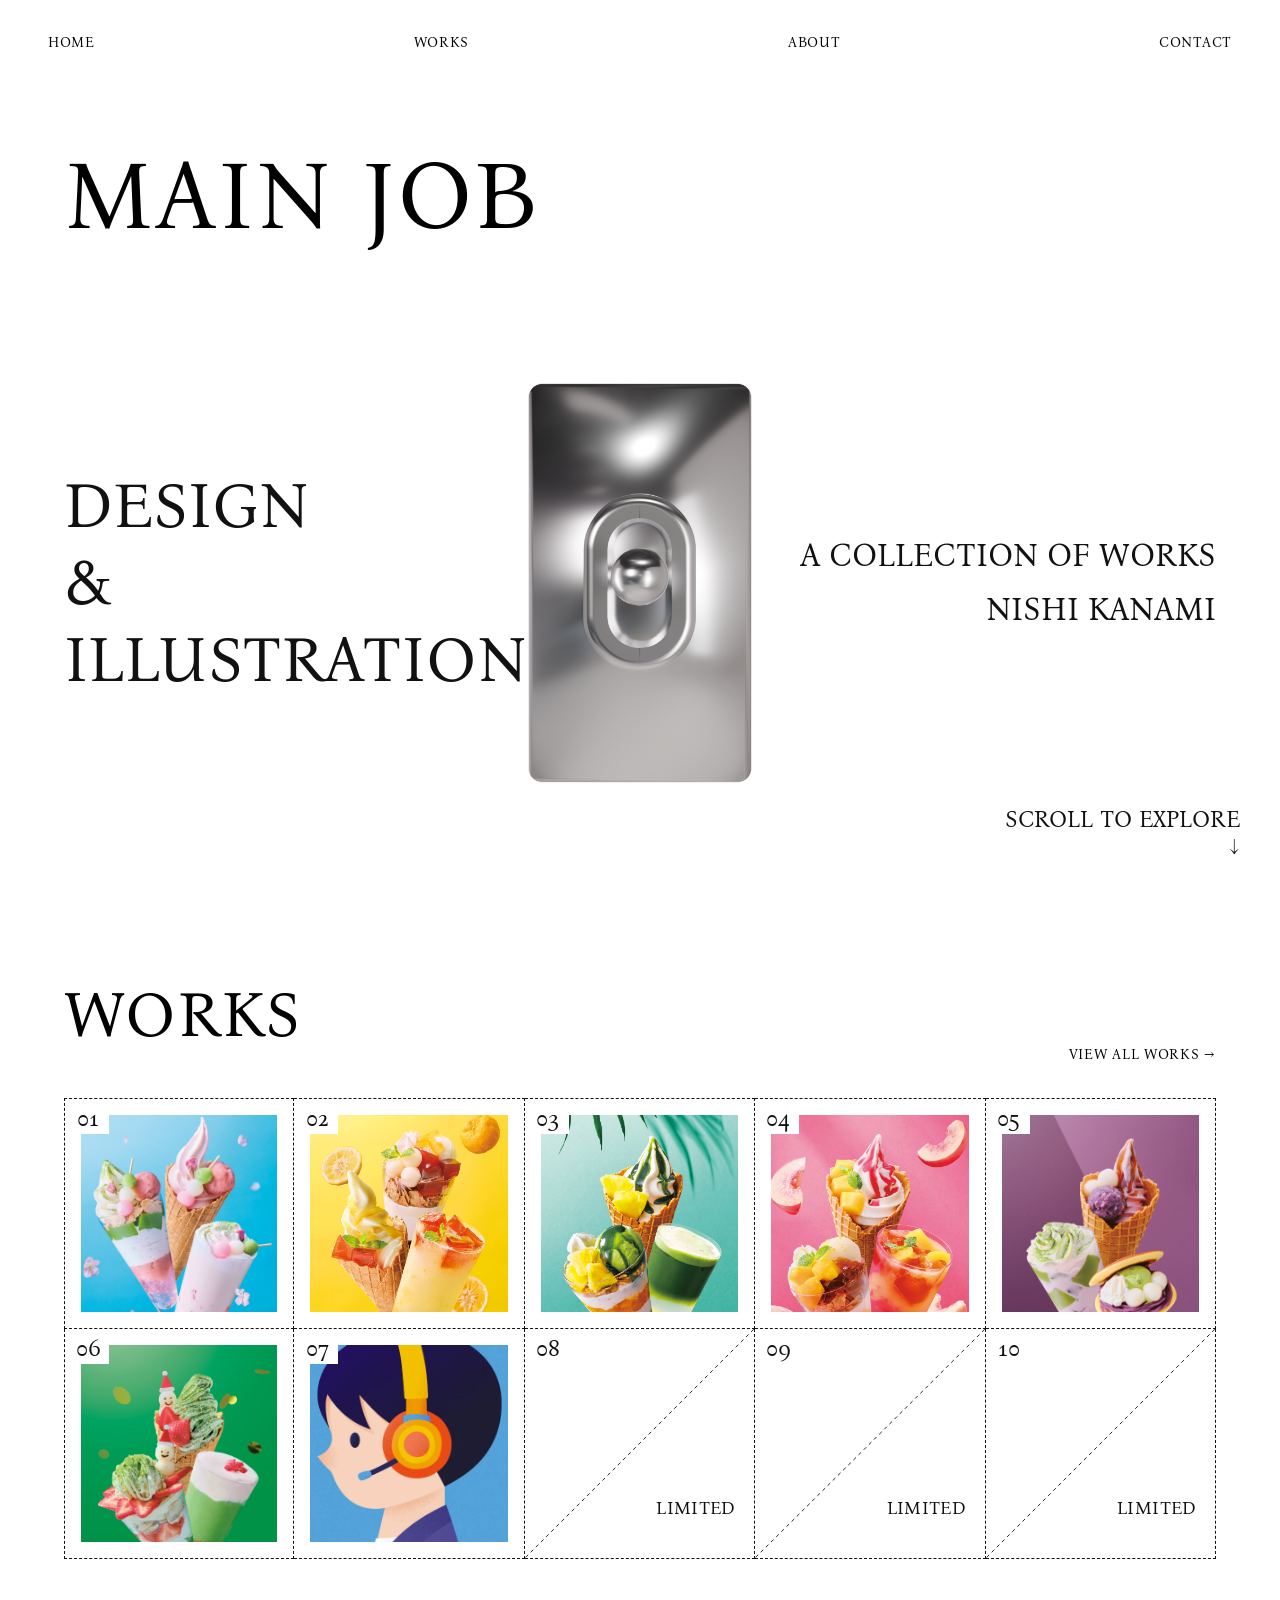
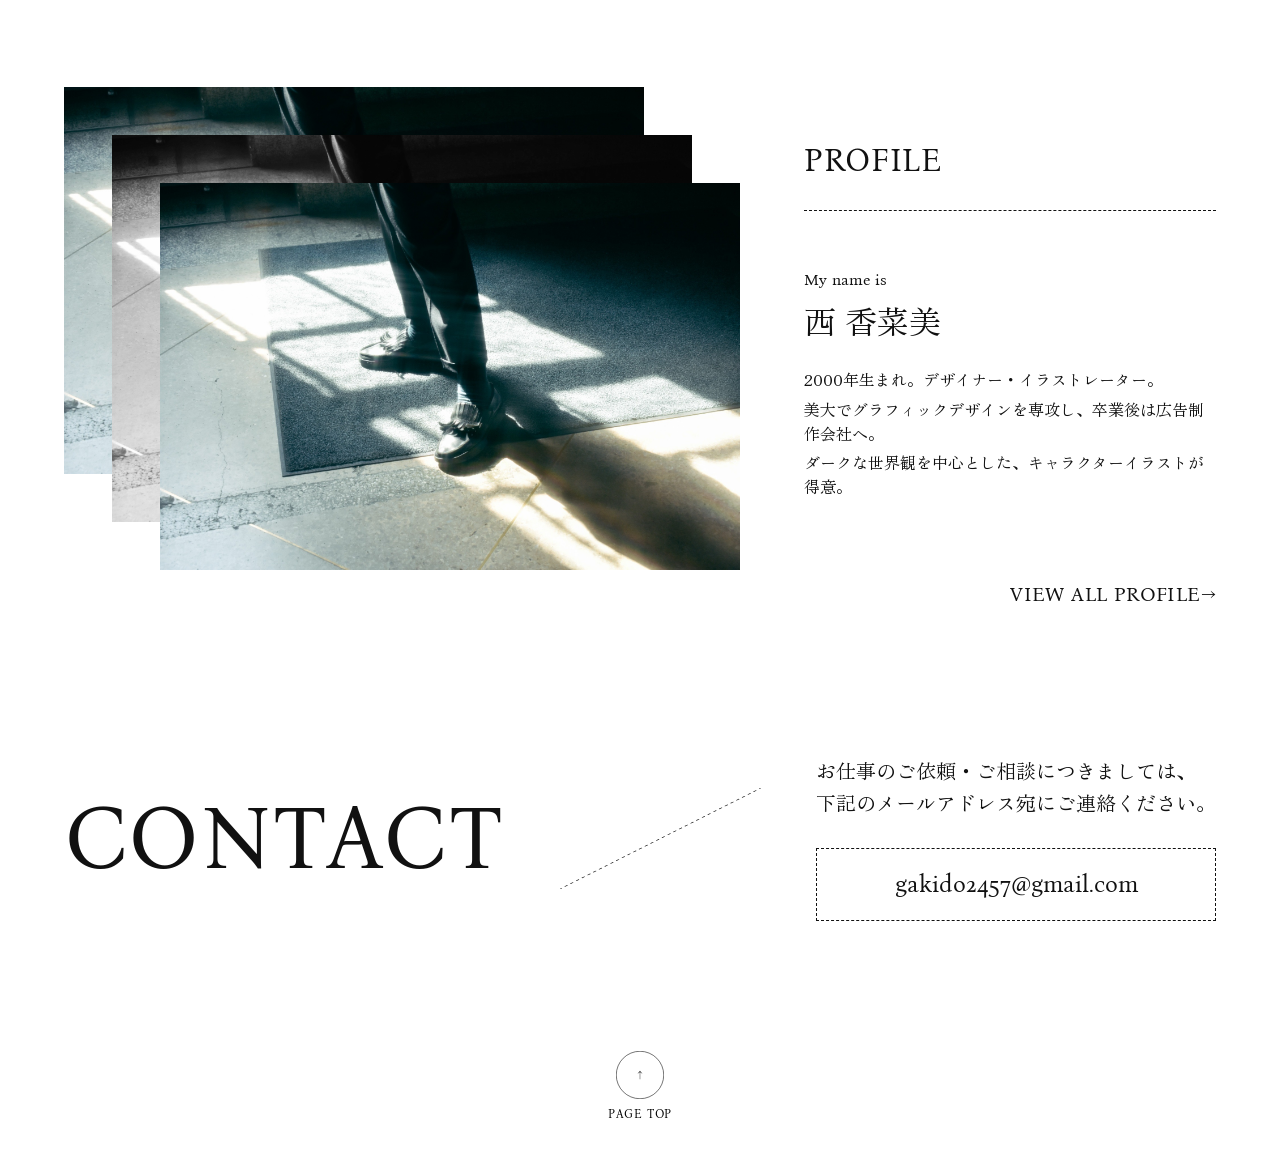
<file: index.html>
<!DOCTYPE html>
<html lang="ja">
<head>
  <meta charset="UTF-8">
  <meta name="viewport" content="width=device-width, initial-scale=1.0">
  <title>NISHI KANAMI - DESIGN & ILLUSTRATION</title>
  <link rel="preconnect" href="https://fonts.googleapis.com">
  <link rel="preconnect" href="https://fonts.gstatic.com" crossorigin>
  <link href="https://fonts.googleapis.com/css2?family=Bona+Nova:ital,wght@0,400;0,700;1,400&family=Zen+Old+Mincho:wght@400;500;700&display=swap" rel="stylesheet">
  <link rel="stylesheet" href="style.css">
</head>
<body>
  <header class="header">
    <nav class="header-nav">
      <a href="index.html">HOME</a>
      <a href="works.html">WORKS</a>
      <a href="about.html">ABOUT</a>
      <a href="index.html#contact">CONTACT</a>
    </nav>
  </header>

  <main>
    <div class="top-viewport-hero">
      <section class="main-job">
        <h1 class="main-job-title">MAIN JOB</h1>
      </section>

      <!-- Figma: node 1-16 https://www.figma.com/design/kTKaPvHE5kTtJ6r1PyapXi/Untitled?node-id=1-16 -->
      <section class="hero-intro" aria-label="イントロダクション">
        <div class="hero-intro-inner">
          <div class="hero-intro-left">
            <p>DESIGN</p>
            <p>&</p>
            <p>ILLUSTRATION</p>
          </div>
          <div class="hero-intro-visual">
            <img src="images/switch/0001.png" alt="" width="224" height="400" loading="lazy" decoding="async">
          </div>
          <div class="hero-intro-right">
            <div class="hero-intro-right-copy">
              <p>A COLLECTION OF WORKS</p>
              <p>NISHI KANAMI</p>
            </div>
          </div>
        </div>
      </section>
      <p class="hero-intro-scroll">
        <span class="hero-intro-scroll-line">SCROLL TO EXPLORE</span>
        <span class="hero-intro-scroll-arrow" aria-hidden="true">↓</span>
      </p>
    </div>

    <section class="works" id="works">
      <div class="works-header">
        <h2 class="works-title">WORKS</h2>
        <a href="works.html" class="view-all">VIEW ALL WORKS →</a>
      </div>
      <!-- Figma 1:28 https://www.figma.com/design/kTKaPvHE5kTtJ6r1PyapXi/Untitled?node-id=1-28 -->
      <div class="works-grid">
        <a href="#" class="work-item"><span class="work-num">01</span><div class="work-thumb"><img class="work-thumb-img" src="images/works/01.png" alt="作品 01"></div></a>
        <a href="#" class="work-item"><span class="work-num">02</span><div class="work-thumb"><img class="work-thumb-img" src="images/works/02.png" alt="作品 02"></div></a>
        <a href="#" class="work-item"><span class="work-num">03</span><div class="work-thumb"><img class="work-thumb-img" src="images/works/03.png" alt="作品 03"></div></a>
        <a href="#" class="work-item"><span class="work-num">04</span><div class="work-thumb"><img class="work-thumb-img" src="images/works/04.png" alt="作品 04"></div></a>
        <a href="#" class="work-item"><span class="work-num">05</span><div class="work-thumb"><img class="work-thumb-img" src="images/works/05.png" alt="作品 05"></div></a>
        <a href="work-coedo-prism.html" class="work-item"><span class="work-num">06</span><div class="work-thumb"><img class="work-thumb-img" src="images/works/06.png" alt="作品 06"></div></a>
        <a href="#" class="work-item"><span class="work-num">07</span><div class="work-thumb"><img class="work-thumb-img" src="images/works/07.png" alt="作品 07"></div></a>
        <a href="#" class="work-item work-item-limited"><span class="work-num">08</span><div class="work-thumb work-thumb-limited"><img class="work-limited-line" src="images/works/limited-diagonal.svg" alt="" aria-hidden="true"><span class="work-limited-text">limited</span></div></a>
        <a href="#" class="work-item work-item-limited"><span class="work-num">09</span><div class="work-thumb work-thumb-limited"><img class="work-limited-line" src="images/works/limited-diagonal.svg" alt="" aria-hidden="true"><span class="work-limited-text">limited</span></div></a>
        <a href="#" class="work-item work-item-limited"><span class="work-num">10</span><div class="work-thumb work-thumb-limited"><img class="work-limited-line" src="images/works/limited-diagonal.svg" alt="" aria-hidden="true"><span class="work-limited-text">limited</span></div></a>
      </div>
    </section>

    <!-- Figma 1:76 https://www.figma.com/design/kTKaPvHE5kTtJ6r1PyapXi/Untitled?node-id=1-76 -->
    <section class="profile">
      <div class="profile-images">
        <img src="images/IMG_4295.jpg" alt="" class="profile-img profile-img-1">
        <img src="images/IMG_4295.jpg" alt="" class="profile-img profile-img-2">
        <img src="images/IMG_4295.jpg" alt="プロフィール写真" class="profile-img profile-img-3">
      </div>
      <div class="profile-content">
        <div class="profile-content-inner">
          <h2 class="profile-heading">PROFILE</h2>
          <div class="profile-body">
            <div class="profile-name-block">
              <p class="profile-label">My name is</p>
              <p class="profile-name">西 香菜美</p>
            </div>
            <div class="profile-text profile-text-figma">
              <p>2000年生まれ。デザイナー・イラストレーター。</p>
              <p>美大でグラフィックデザインを専攻し、卒業後は広告制作会社へ。</p>
              <p>ダークな世界観を中心とした、キャラクターイラストが得意。</p>
            </div>
          </div>
        </div>
        <a href="#" class="profile-view-all">VIEW ALL PROFILE→</a>
      </div>
    </section>

    <!-- Figma 1:92 https://www.figma.com/design/kTKaPvHE5kTtJ6r1PyapXi/Untitled?node-id=1-92 -->
    <section class="contact" id="contact">
      <h2 class="contact-title">CONTACT</h2>
      <div class="contact-divider" aria-hidden="true">
        <img src="images/contact/contact-diagonal.svg" alt="" width="201" height="201">
      </div>
      <div class="contact-content">
        <div class="contact-text">
          <p>お仕事のご依頼・ご相談につきましては、</p>
          <p>下記のメールアドレス宛にご連絡ください。</p>
        </div>
        <p class="contact-email">gakido2457@gmail.com</p>
      </div>
    </section>
  </main>

  <footer class="footer">
    <button type="button" class="page-top" aria-label="ページトップへ">
      <span class="page-top-icon"><img src="images/arrow-pagetop.svg" alt="" width="48" height="48" decoding="async"></span>
      <span class="page-top-text">PAGE TOP</span>
    </button>
  </footer>

  <script>
    document.querySelector('.page-top').addEventListener('click', function() {
      window.scrollTo({ top: 0, behavior: 'smooth' });
    });
  </script>
</body>
</html>
</file>
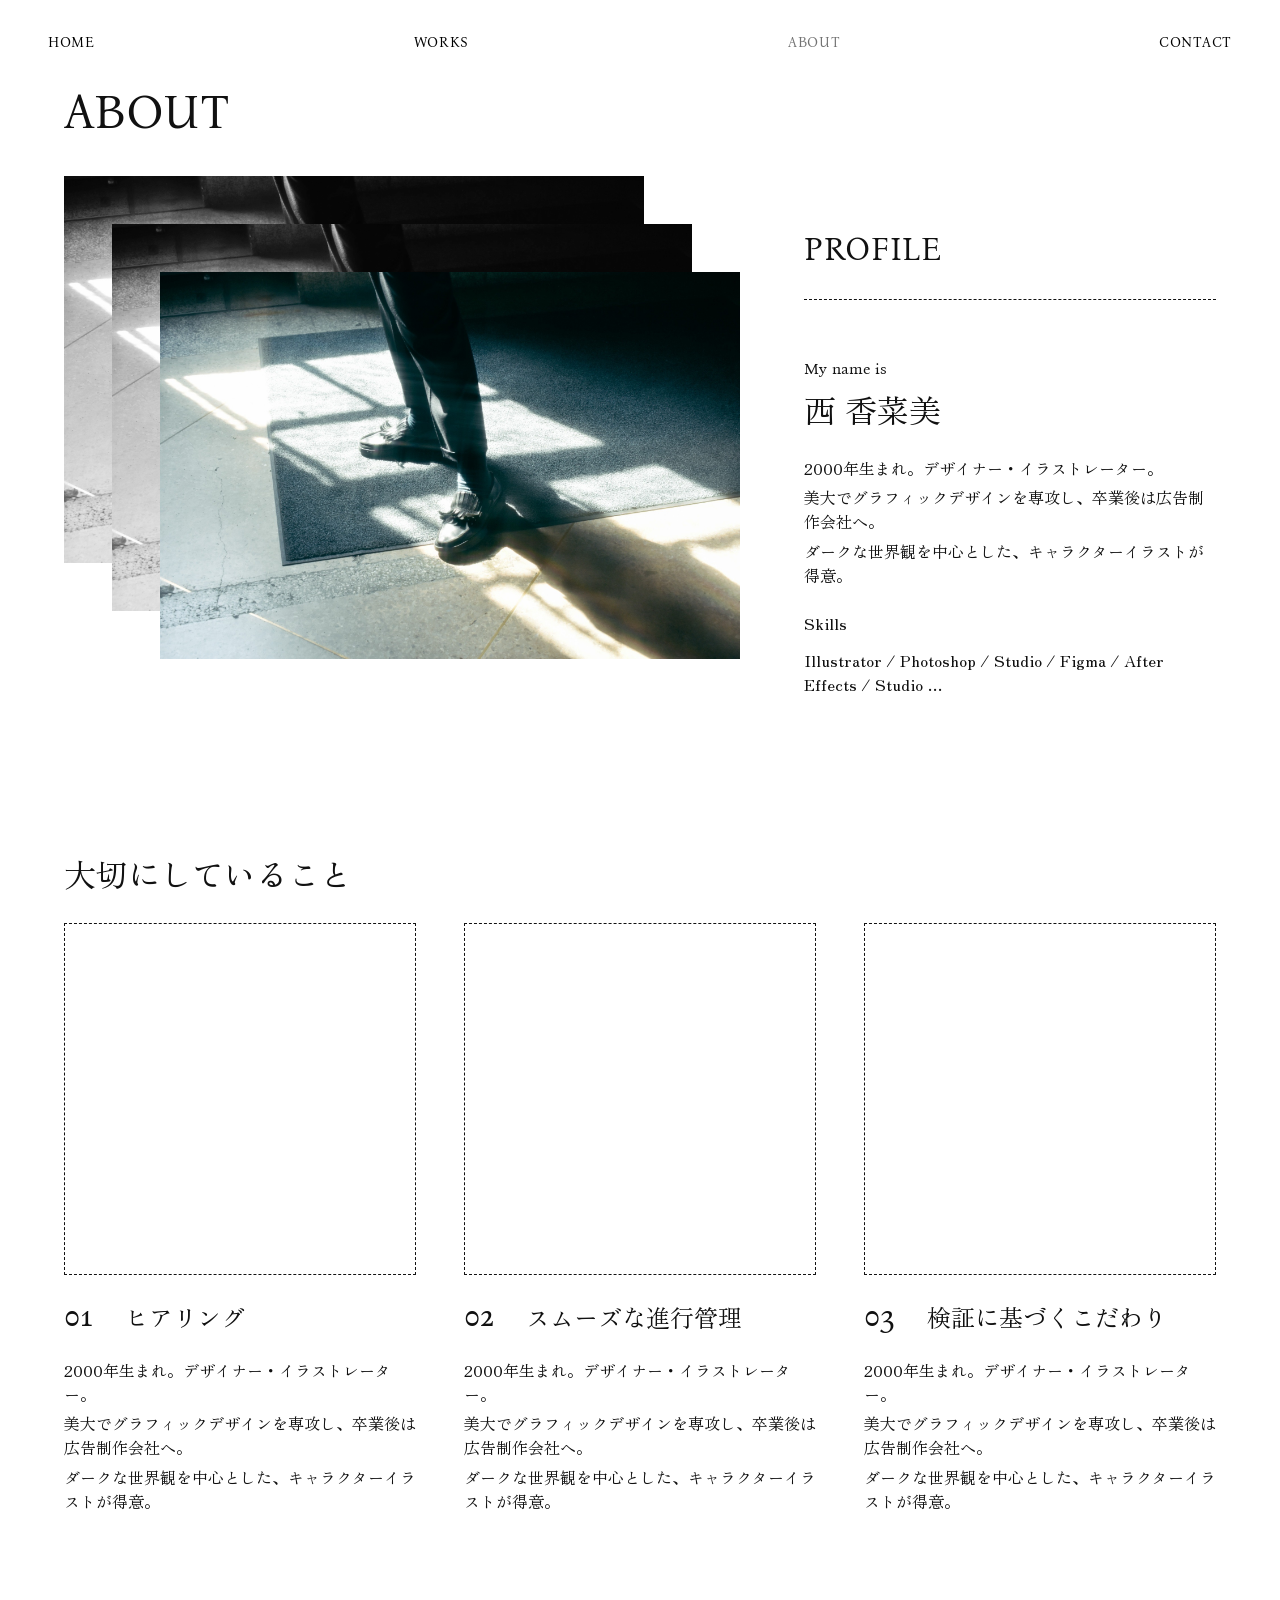
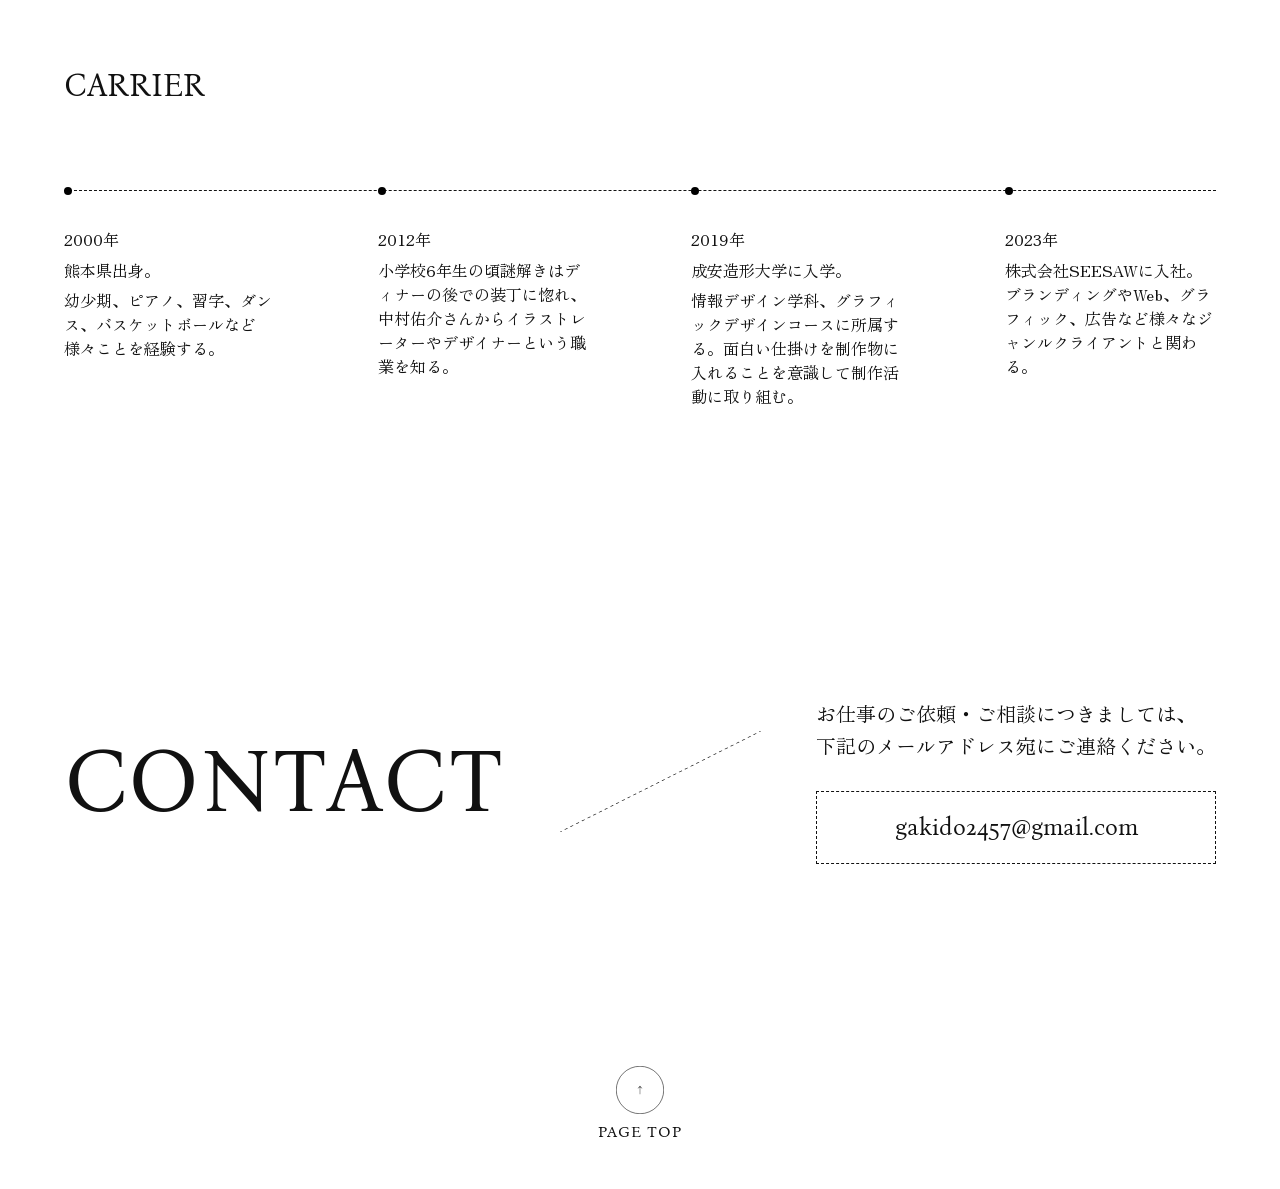
<file: about.html>
<!DOCTYPE html>
<html lang="ja">
<head>
  <meta charset="UTF-8">
  <meta name="viewport" content="width=device-width, initial-scale=1.0">
  <title>ABOUT - NISHI KANAMI - DESIGN & ILLUSTRATION</title>
  <link rel="preconnect" href="https://fonts.googleapis.com">
  <link rel="preconnect" href="https://fonts.gstatic.com" crossorigin>
  <link href="https://fonts.googleapis.com/css2?family=Bona+Nova:ital,wght@0,400;0,700;1,400&family=Zen+Old+Mincho:wght@400;500;700&display=swap" rel="stylesheet">
  <link rel="stylesheet" href="style.css">
</head>
<body class="page-about">
  <header class="header">
    <nav class="header-nav">
      <a href="index.html">HOME</a>
      <a href="works.html">WORKS</a>
      <a href="about.html" aria-current="page">ABOUT</a>
      <a href="index.html#contact">CONTACT</a>
    </nav>
  </header>

  <main class="about-page">
    <!-- Figma 1:103 https://www.figma.com/design/kTKaPvHE5kTtJ6r1PyapXi/Untitled?node-id=1-103 -->
    <div class="about-intro-group">
      <h1 class="about-title">ABOUT</h1>
      <section class="profile about-profile">
        <div class="profile-images">
          <img src="images/IMG_4295.jpg" alt="" class="profile-img profile-img-1">
          <img src="images/IMG_4295.jpg" alt="" class="profile-img profile-img-2">
          <img src="images/IMG_4295.jpg" alt="プロフィール写真" class="profile-img profile-img-3">
        </div>
        <div class="profile-content about-profile-content">
          <div class="profile-content-inner">
            <h2 class="profile-heading">PROFILE</h2>
            <div class="profile-body">
              <div class="profile-name-block">
                <p class="profile-label">My name is</p>
                <p class="profile-name">西 香菜美</p>
              </div>
              <div class="profile-text profile-text-figma">
                <p>2000年生まれ。デザイナー・イラストレーター。</p>
                <p>美大でグラフィックデザインを専攻し、卒業後は広告制作会社へ。</p>
                <p>ダークな世界観を中心とした、キャラクターイラストが得意。</p>
              </div>
              <div class="about-skills">
                <p class="about-skills-label">Skills</p>
                <p class="about-skills-text">Illustrator / Photoshop / Studio / Figma / After Effects / Studio …</p>
              </div>
            </div>
          </div>
        </div>
      </section>
    </div>

    <section class="about-values" aria-labelledby="about-values-heading">
      <h2 id="about-values-heading" class="about-values-title">大切にしていること</h2>
      <div class="about-values-grid">
        <article class="about-value-card">
          <div class="about-value-frame" aria-hidden="true"></div>
          <div class="about-value-heading-row">
            <span class="about-value-num">01</span>
            <h3 class="about-value-name">ヒアリング</h3>
          </div>
          <div class="about-value-body">
            <!-- Figma 1:131 に合わせた本文（3カラム共通） -->
            <p>2000年生まれ。デザイナー・イラストレーター。</p>
            <p>美大でグラフィックデザインを専攻し、卒業後は広告制作会社へ。</p>
            <p>ダークな世界観を中心とした、キャラクターイラストが得意。</p>
          </div>
        </article>
        <article class="about-value-card">
          <div class="about-value-frame" aria-hidden="true"></div>
          <div class="about-value-heading-row">
            <span class="about-value-num">02</span>
            <h3 class="about-value-name">スムーズな進行管理</h3>
          </div>
          <div class="about-value-body">
            <p>2000年生まれ。デザイナー・イラストレーター。</p>
            <p>美大でグラフィックデザインを専攻し、卒業後は広告制作会社へ。</p>
            <p>ダークな世界観を中心とした、キャラクターイラストが得意。</p>
          </div>
        </article>
        <article class="about-value-card">
          <div class="about-value-frame" aria-hidden="true"></div>
          <div class="about-value-heading-row">
            <span class="about-value-num">03</span>
            <h3 class="about-value-name">検証に基づくこだわり</h3>
          </div>
          <div class="about-value-body">
            <p>2000年生まれ。デザイナー・イラストレーター。</p>
            <p>美大でグラフィックデザインを専攻し、卒業後は広告制作会社へ。</p>
            <p>ダークな世界観を中心とした、キャラクターイラストが得意。</p>
          </div>
        </article>
      </div>
    </section>

    <section class="about-career" aria-labelledby="about-career-heading">
      <h2 id="about-career-heading" class="about-career-title">CARRIER</h2>
      <div class="about-timeline">
        <div class="about-timeline-line" aria-hidden="true"></div>
        <div class="about-timeline-items">
          <div class="about-timeline-item">
            <div class="about-timeline-dot"><img src="images/about/timeline-dot.svg" alt="" width="8" height="8"></div>
            <div class="about-timeline-body">
              <p class="about-timeline-year">2000年</p>
              <div class="about-timeline-text">
                <p>熊本県出身。</p>
                <p>幼少期、ピアノ、習字、ダンス、バスケットボールなど様々ことを経験する。</p>
              </div>
            </div>
          </div>
          <div class="about-timeline-item">
            <div class="about-timeline-dot"><img src="images/about/timeline-dot.svg" alt="" width="8" height="8"></div>
            <div class="about-timeline-body">
              <p class="about-timeline-year">2012年</p>
              <p class="about-timeline-text">小学校6年生の頃謎解きはディナーの後での装丁に惚れ、中村佑介さんからイラストレーターやデザイナーという職業を知る。</p>
            </div>
          </div>
          <div class="about-timeline-item">
            <div class="about-timeline-dot"><img src="images/about/timeline-dot.svg" alt="" width="8" height="8"></div>
            <div class="about-timeline-body">
              <p class="about-timeline-year">2019年</p>
              <div class="about-timeline-text">
                <p>成安造形大学に入学。</p>
                <p>情報デザイン学科、グラフィックデザインコースに所属する。面白い仕掛けを制作物に入れることを意識して制作活動に取り組む。</p>
              </div>
            </div>
          </div>
          <div class="about-timeline-item">
            <div class="about-timeline-dot"><img src="images/about/timeline-dot.svg" alt="" width="8" height="8"></div>
            <div class="about-timeline-body">
              <p class="about-timeline-year">2023年</p>
              <p class="about-timeline-text">株式会社SEESAWに入社。ブランディングやWeb、グラフィック、広告など様々なジャンルクライアントと関わる。</p>
            </div>
          </div>
        </div>
      </div>
    </section>

    <section class="contact about-contact-block">
      <h2 class="contact-title">CONTACT</h2>
      <div class="contact-divider" aria-hidden="true">
        <img src="images/contact/contact-diagonal.svg" alt="" width="201" height="201">
      </div>
      <div class="contact-content">
        <div class="contact-text">
          <p>お仕事のご依頼・ご相談につきましては、</p>
          <p>下記のメールアドレス宛にご連絡ください。</p>
        </div>
        <p class="contact-email">gakido2457@gmail.com</p>
      </div>
    </section>
  </main>

  <footer class="footer">
    <button type="button" class="page-top" aria-label="ページトップへ">
      <span class="page-top-icon"><img src="images/arrow-pagetop.svg" alt="" width="48" height="48" decoding="async"></span>
      <span class="page-top-text">PAGE TOP</span>
    </button>
  </footer>

  <script>
    document.querySelector('.page-top').addEventListener('click', function() {
      window.scrollTo({ top: 0, behavior: 'smooth' });
    });
  </script>
</body>
</html>
</file>
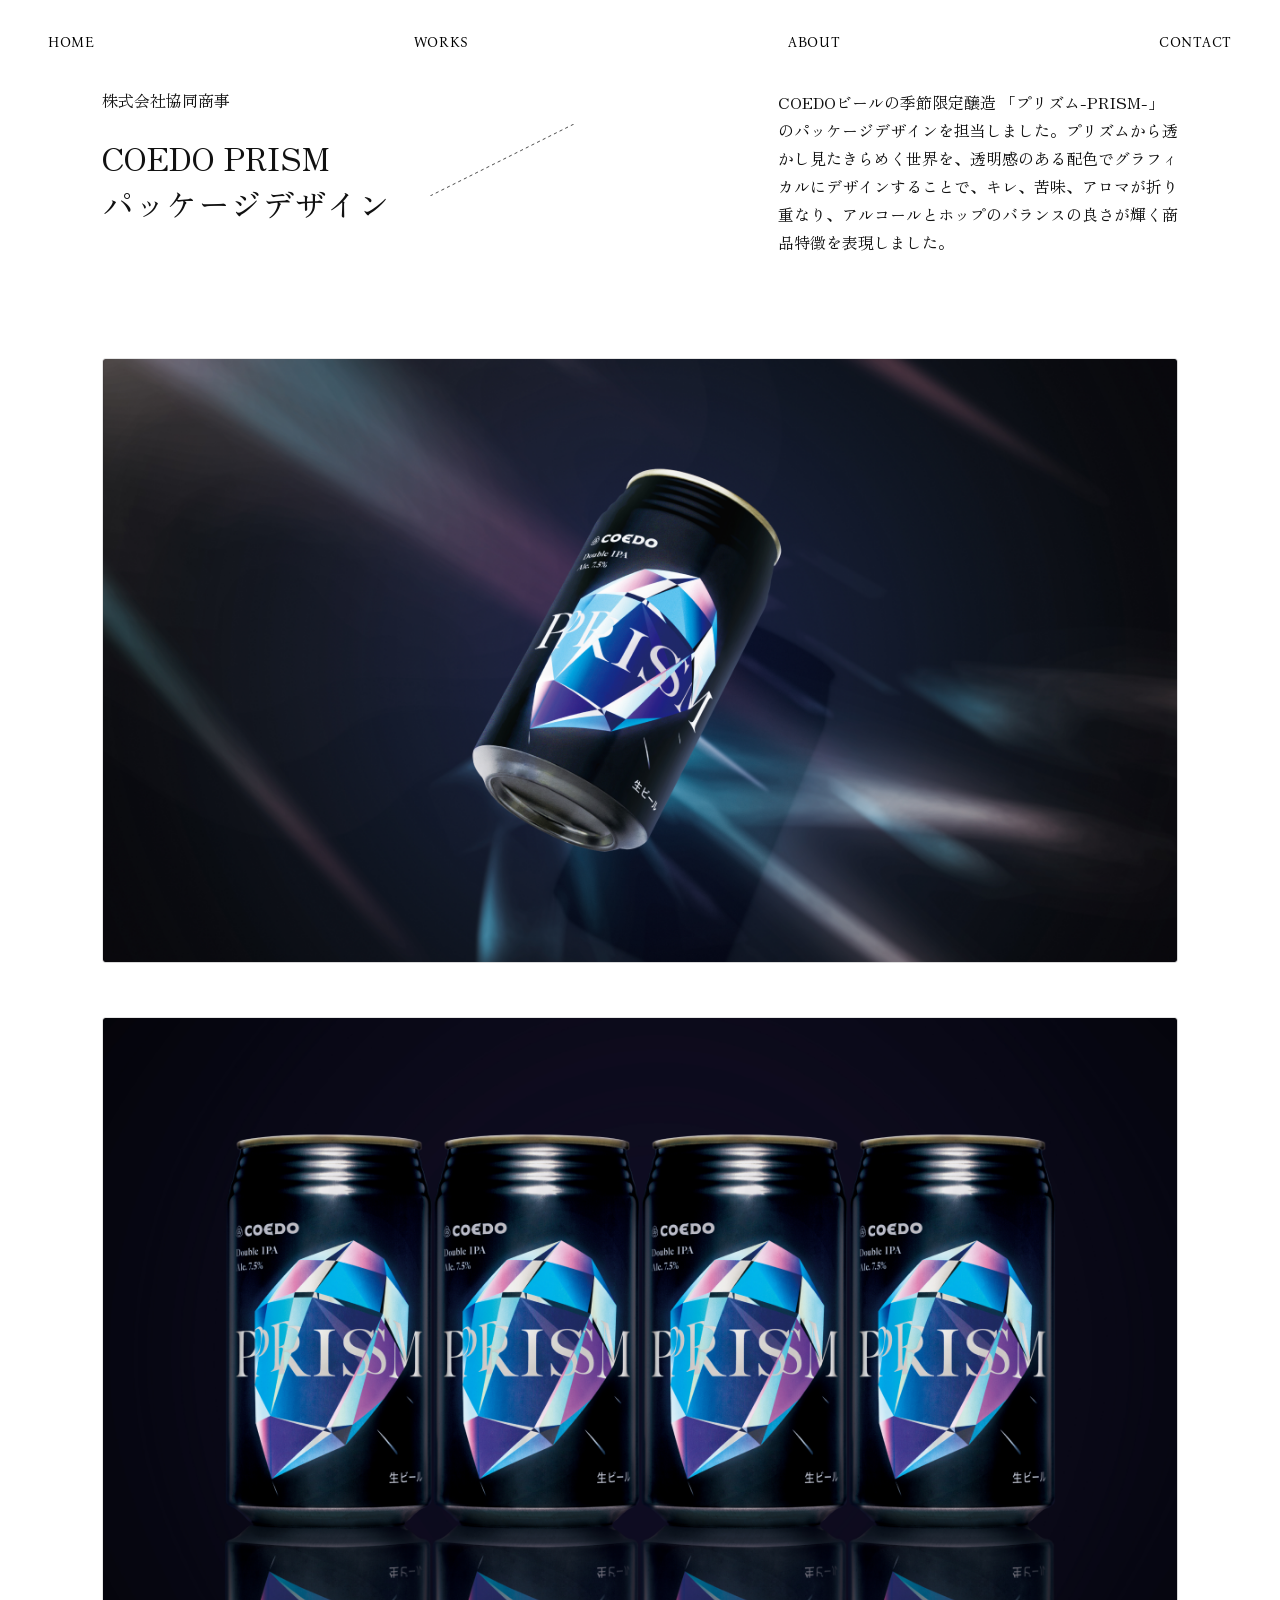
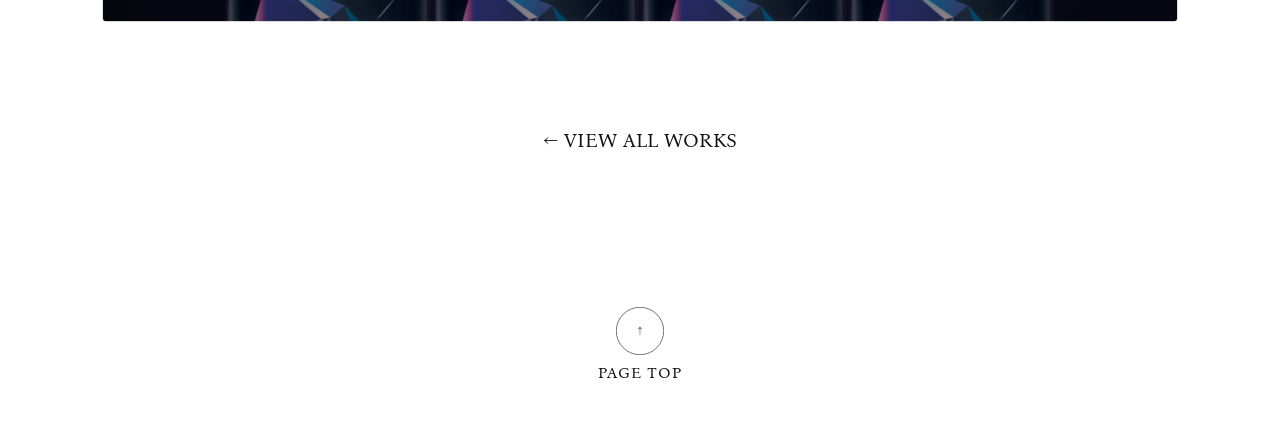
<file: work-coedo-prism.html>
<!DOCTYPE html>
<html lang="ja">
<head>
  <meta charset="UTF-8">
  <meta name="viewport" content="width=device-width, initial-scale=1.0">
  <title>COEDO PRISM - WORKS - NISHI KANAMI</title>
  <link rel="preconnect" href="https://fonts.googleapis.com">
  <link rel="preconnect" href="https://fonts.gstatic.com" crossorigin>
  <link href="https://fonts.googleapis.com/css2?family=Bona+Nova:ital,wght@0,400;0,700;1,400&family=Zen+Old+Mincho:wght@400;500;700&display=swap" rel="stylesheet">
  <link rel="stylesheet" href="style.css">
</head>
<body class="page-work-detail">
  <header class="header">
    <nav class="header-nav">
      <a href="index.html">HOME</a>
      <a href="works.html">WORKS</a>
      <a href="about.html">ABOUT</a>
      <a href="index.html#contact">CONTACT</a>
    </nav>
  </header>

  <main class="work-detail">
    <!-- Figma 1:419 https://www.figma.com/design/kTKaPvHE5kTtJ6r1PyapXi/Untitled?node-id=1-419 -->
    <div class="work-detail-intro">
      <div class="work-detail-intro-left">
        <div class="work-detail-meta">
          <p class="work-detail-client">株式会社協同商事</p>
          <div class="work-detail-title-block">
            <p>COEDO PRISM</p>
            <p>パッケージデザイン</p>
          </div>
        </div>
        <div class="work-detail-divider" aria-hidden="true">
          <img src="images/works/detail-diagonal.svg" alt="" width="144" height="144">
        </div>
      </div>
      <div class="work-detail-desc">
        <p>COEDOビールの季節限定醸造 「プリズム-PRISM-」のパッケージデザインを担当しました。プリズムから透かし見たきらめく世界を、透明感のある配色でグラフィカルにデザインすることで、キレ、苦味、アロマが折り重なり、アルコールとホップのバランスの良さが輝く商品特徴を表現しました。</p>
      </div>
    </div>

    <div class="work-detail-gallery">
      <img src="images/works/prism-detail-1.png" alt="COEDO PRISM パッケージビジュアル1" width="1200" height="675" loading="lazy" decoding="async">
      <img src="images/works/prism-detail-2.png" alt="COEDO PRISM パッケージビジュアル2" width="1200" height="675" loading="lazy" decoding="async">
    </div>

    <p class="work-detail-back">
      <a href="works.html">← VIEW ALL WORKS</a>
    </p>
  </main>

  <footer class="footer">
    <button type="button" class="page-top" aria-label="ページトップへ">
      <span class="page-top-icon"><img src="images/arrow-pagetop.svg" alt="" width="48" height="48" decoding="async"></span>
      <span class="page-top-text">PAGE TOP</span>
    </button>
  </footer>

  <script>
    document.querySelector('.page-top').addEventListener('click', function() {
      window.scrollTo({ top: 0, behavior: 'smooth' });
    });
  </script>
</body>
</html>
</file>
<file: style.css>
* {
    margin: 0;
    padding: 0;
    box-sizing: border-box;
}

:root {
    --header-h: 5.5rem;
}

body {
    font-family: "Bona Nova", serif;
    line-height: 1.6;
    background: #fff;
    color: #000;
}

main {
    padding-top: var(--header-h);
}

/* Header */
.header {
    position: fixed;
    top: 0;
    left: 0;
    right: 0;
    z-index: 200;
    width: 100%;
    padding: 2rem 3rem;
    background: #fff;
}

.header-nav {
    display: flex;
    justify-content: space-between;
    max-width: 100%;
}

.header-nav a {
    font-family: "Bona Nova", serif;
    font-size: 0.875rem;
    font-weight: 500;
    letter-spacing: 0.05em;
    text-transform: uppercase;
    color: #000;
    text-decoration: none;
}

.header-nav a:hover {
    opacity: 0.6;
}

/* 先頭ブロック: MAIN JOB + ヒーローを合わせて 1 画面分 */
.top-viewport-hero {
    position: relative;
    min-height: calc(100vh - var(--header-h));
    min-height: calc(100svh - var(--header-h));
    display: flex;
    flex-direction: column;
}

/* Main Job */
.main-job {
    flex: 0 0 auto;
    padding: 2rem 4rem 0;
}

.main-job-title {
    font-family: "Bona Nova", serif;
    font-size: clamp(3rem, 8vw, 6rem);
    font-weight: 400;
    letter-spacing: 0.02em;
}

/* Hero intro (Figma 1:16 — DESIGN & illustration | switch | collection + scroll) */
.hero-intro {
    flex: 1 1 auto;
    display: flex;
    flex-direction: column;
    min-height: 0;
    padding: 2rem 4rem 2.5rem;
}

.hero-intro-inner {
    flex: 1 1 auto;
    display: flex;
    flex-direction: row;
    align-items: stretch;
    justify-content: space-between;
    gap: clamp(1rem, 3vw, 2.5rem);
    min-height: 0;
}

.hero-intro-left,
.hero-intro-visual {
    align-self: center;
}

.hero-intro-left {
    flex: 1 1 0;
    min-width: 0;
    font-family: "Bona Nova", serif;
    font-size: clamp(2rem, 6vw, 4rem);
    font-weight: 400;
    color: #111;
    line-height: 1;
}

.hero-intro-left p {
    margin: 0;
    line-height: normal;
}

.hero-intro-visual {
    flex-shrink: 0;
    width: min(224px, 28vw);
    height: min(400px, 50vw);
    max-height: 55vh;
}

.hero-intro-visual img {
    width: 100%;
    height: 100%;
    object-fit: contain;
    display: block;
    pointer-events: none;
}

.hero-intro-right {
    flex: 1 1 0;
    min-width: 0;
    min-height: 100%;
    display: flex;
    flex-direction: column;
    align-items: stretch;
}

.hero-intro-right-copy {
    flex: 1 1 auto;
    display: flex;
    flex-direction: column;
    justify-content: center;
    align-items: flex-end;
    gap: 15px;
    font-family: "Bona Nova", serif;
    font-size: clamp(1.125rem, 2.5vw, 2rem);
    font-weight: 400;
    color: #111;
    text-align: right;
    line-height: normal;
    min-height: 0;
}

.hero-intro-right-copy p {
    margin: 0;
    width: 100%;
}

.hero-intro-scroll {
    position: absolute;
    right: 40px;
    bottom: 40px;
    z-index: 1;
    margin: 0;
    display: flex;
    flex-direction: column;
    align-items: flex-end;
    gap: 0;
    font-family: "Bona Nova", serif;
    font-size: clamp(1rem, 1.8vw, 1.5rem);
    font-weight: 400;
    color: #111;
    text-align: right;
    line-height: normal;
    white-space: nowrap;
}

.hero-intro-scroll-line {
    display: block;
}

.hero-intro-scroll-arrow {
    display: block;
}

@media (max-width: 768px) {
    .top-viewport-hero {
        min-height: auto;
    }

    .main-job {
        padding: 1.5rem 1.5rem 0;
    }

    .hero-intro {
        flex: 0 1 auto;
        padding: 1.5rem 1.5rem 2.5rem;
    }

    .hero-intro-inner {
        flex-direction: column;
        justify-content: flex-start;
        align-items: center;
        flex: 0 1 auto;
        min-height: auto;
        text-align: center;
    }

    .hero-intro-left,
    .hero-intro-visual {
        align-self: center;
    }

    .hero-intro-left {
        text-align: center;
    }

    .hero-intro-visual {
        width: min(200px, 55vw);
        height: min(360px, 70vw);
        max-height: none;
    }

    .hero-intro-right {
        min-height: auto;
        width: 100%;
        max-width: 24rem;
    }

    .hero-intro-right-copy {
        align-items: center;
        text-align: center;
    }

    .hero-intro-right-copy p {
        width: auto;
    }

    .hero-intro-scroll {
        right: 40px;
        bottom: 40px;
        align-items: flex-end;
        text-align: right;
        white-space: normal;
    }
}

/* Works (Figma 1:28) */
.works {
    padding: 4rem 4rem;
}

.works-header {
    display: flex;
    justify-content: space-between;
    align-items: flex-end;
    margin-bottom: 2rem;
}

.works-title {
    font-family: "Bona Nova", serif;
    font-size: clamp(2rem, 5vw, 4rem);
    font-weight: 400;
    letter-spacing: 0.02em;
}

.view-all {
    font-family: "Bona Nova", serif;
    font-size: 0.875rem;
    letter-spacing: 0.05em;
    color: #000;
    text-decoration: none;
}

.view-all:hover {
    opacity: 0.6;
}

.works-grid {
    display: flex;
    flex-wrap: wrap;
    gap: 0;
}

.work-item {
    position: relative;
    display: flex;
    align-items: center;
    justify-content: center;
    width: 20%;
    min-width: 140px;
    aspect-ratio: 1;
    text-decoration: none;
    color: #111;
    /* 隣り合うセルで辺を共有（全周ボーダーを付けない）→ 破線の交差で太く見えない */
    border-style: dashed;
    border-color: #111;
    border-width: 0 1px 1px 0;
}

.work-item:nth-child(5n + 1) {
    border-left-width: 1px;
}

.work-item:nth-child(-n + 5) {
    border-top-width: 1px;
}

.work-num {
    position: absolute;
    top: 3px;
    left: 2px;
    font-family: "Bona Nova", serif;
    font-size: 1.5rem;
    line-height: 1;
    z-index: 2;
    background: #fff;
    padding: 4px;
    min-width: 1.75em;
    text-align: center;
}

.work-thumb {
    position: relative;
    width: 100%;
    height: 100%;
    overflow: hidden;
    display: flex;
    align-items: center;
    justify-content: center;
    padding: 16px;
    box-sizing: border-box;
}

.work-thumb-img {
    width: 100%;
    height: 100%;
    object-fit: cover;
    aspect-ratio: 1;
    display: block;
}

.work-item:hover .work-thumb-img {
    opacity: 0.92;
}

.work-item-featured:hover .work-thumb-img {
    opacity: 1;
}

.work-thumb-featured {
    position: relative;
}

.work-thumb-featured .work-thumb-base {
    position: absolute;
    top: 16px;
    left: 16px;
    right: 16px;
    bottom: 16px;
    width: auto;
    height: auto;
    object-fit: cover;
    filter: blur(18px);
    transform: scale(1.05);
    z-index: 0;
}

.work-thumb-featured .work-thumb-overlay-img {
    position: absolute;
    left: 50%;
    top: 50%;
    transform: translate(-50%, -50%);
    width: min(70%, 180px);
    height: min(70%, 180px);
    object-fit: cover;
    z-index: 1;
    box-shadow: 0 8px 32px rgba(0, 0, 0, 0.12);
    aspect-ratio: 1;
}

.work-featured-copy {
    position: absolute;
    inset: 0;
    z-index: 2;
    display: flex;
    flex-direction: column;
    align-items: center;
    justify-content: center;
    gap: 0.35rem;
    pointer-events: none;
    text-align: center;
    padding: 1rem;
}

.work-featured-year {
    font-family: "Bona Nova", serif;
    font-size: 1rem;
    color: #111;
}

.work-featured-title {
    font-family: "Bona Nova", serif;
    font-size: 1.125rem;
    color: #111;
}

.work-featured-sub {
    font-family: "Bona Nova", serif;
    font-size: 0.875rem;
    color: #111;
}

div.work-item-limited {
    cursor: default;
}

/* Work limited (08-10) — Figma */
.work-thumb-limited {
    background: #fff;
}

.work-limited-line {
    position: absolute;
    inset: 0;
    width: 100%;
    height: 100%;
    object-fit: fill;
    pointer-events: none;
}

.work-limited-text {
    position: absolute;
    bottom: 18%;
    right: 8%;
    font-family: "Bona Nova", serif;
    font-size: 1.125rem;
    font-weight: 400;
    letter-spacing: 0.02em;
    color: #111;
    text-transform: uppercase;
    z-index: 1;
    line-height: 1;
}

/* Profile (Figma 1:76) */
.profile {
    display: flex;
    flex-direction: row;
    align-items: flex-start;
    justify-content: space-between;
    gap: clamp(2rem, 5vw, 4rem);
    padding: 4rem 4rem;
}

.profile-images {
    position: relative;
    flex-shrink: 0;
    width: min(676px, 100%);
    height: 0;
    max-width: 100%;
}

.profile-img {
    position: absolute;
    display: block;
    width: calc(580 / 676 * 100%);
    height: auto;
    aspect-ratio: 580 / 387;
    object-fit: cover;
    pointer-events: none;
}

.profile-img-1 {
    left: 0;
    top: 0;
    z-index: 0;
}

.about-profile .profile-img-1 {
    filter: grayscale(1);
}

.profile-img-2 {
    left: 48px;
    top: 48px;
    z-index: 1;
    filter: grayscale(1);
}

.profile-img-3 {
    left: 96px;
    top: 96px;
    z-index: 2;
}

.profile-content {
    flex: 1 1 0;
    min-width: 0;
    max-width: 560px;
    display: flex;
    flex-direction: column;
    align-items: flex-end;
    gap: 5rem;
    padding-top: 48px;
}

.profile-content-inner {
    width: 100%;
    display: flex;
    flex-direction: column;
    gap: 3.5rem;
}

.profile-heading {
    font-family: "Bona Nova", serif;
    font-size: clamp(1.75rem, 3vw, 2rem);
    font-weight: 400;
    color: #111;
    letter-spacing: 0.02em;
    padding-bottom: 24px;
    border-bottom: 1px dashed #111;
    width: 100%;
    margin: 0;
}

.profile-body {
    display: flex;
    flex-direction: column;
    gap: 1.5rem;
    width: 100%;
    color: #111;
}

.profile-name-block {
    display: flex;
    flex-direction: column;
    gap: 4px;
    max-width: 293px;
}

.profile-label {
    font-family: "Bona Nova", serif;
    font-size: 1rem;
    margin: 0;
}

.profile-name {
    font-family: "Zen Old Mincho", "Yu Mincho", "Hiragino Mincho ProN", serif;
    font-size: 2rem;
    font-weight: 400;
    margin: 0;
    line-height: normal;
}

.profile-text-figma {
    font-family: "Zen Old Mincho", "Yu Mincho", "Hiragino Mincho ProN", serif;
    font-size: 1rem;
    line-height: normal;
}

.profile-text-figma p {
    margin: 0 0 0.35em;
}

.profile-text-figma p:last-child {
    margin-bottom: 0;
}

.profile-view-all {
    font-family: "Bona Nova", serif;
    font-size: 1.25rem;
    font-weight: 400;
    letter-spacing: 0.02em;
    color: #111;
    text-decoration: none;
    text-align: right;
    width: 100%;
}

.profile-view-all:hover {
    opacity: 0.6;
}

@media (max-width: 960px) {
    .profile {
        flex-direction: column;
        align-items: stretch;
        padding: 3rem 1.5rem;
    }

    .profile-images {
        width: 100%;
        max-width: 520px;
        margin: 0 auto;
        height: 0;
    }

    .profile-img {
        width: calc(580 / 676 * 100%);
        height: auto;
        aspect-ratio: 580 / 387;
    }

    .profile-img-1 {
        left: 0;
        top: 0;
    }

    .profile-img-2 {
        left: 48px;
        top: 48px;
    }

    .profile-img-3 {
        left: 96px;
        top: 96px;
    }

    .profile-content {
        max-width: none;
        padding-top: 2rem;
        gap: 3rem;
        align-items: stretch;
    }

    .profile-view-all {
        text-align: left;
    }

    .works {
        padding: 3rem 1.5rem;
    }

    .work-item {
        width: 50%;
        min-width: 0;
        border-width: 0 1px 1px 0;
    }

    .work-item:nth-child(5n + 1),
    .work-item:nth-child(-n + 5) {
        border-left-width: 0;
        border-top-width: 0;
    }

    .work-item:nth-child(2n + 1) {
        border-left-width: 1px;
    }

    .work-item:nth-child(-n + 2) {
        border-top-width: 1px;
    }
}

@media (max-width: 480px) {
    .work-item {
        width: 100%;
        border-width: 0 1px 1px 1px;
    }

    /* 2列用の「上段だけ top」指定をやめ、1列は先頭セルだけ上線 */
    .work-item:nth-child(-n + 2) {
        border-top-width: 0;
    }

    .work-item:first-child {
        border-top-width: 1px;
    }
}

/* Contact (Figma 1:92) */
.contact {
    display: flex;
    align-items: center;
    justify-content: space-between;
    gap: clamp(1.5rem, 4vw, 3rem);
    padding: 4rem 4rem;
    flex-wrap: wrap;
}

.contact-title {
    font-family: "Bona Nova", serif;
    font-size: clamp(2.5rem, 7vw, 5.875rem);
    font-weight: 400;
    letter-spacing: 0.02em;
    color: #111;
    flex-shrink: 0;
    line-height: 1;
    margin: 0;
    white-space: nowrap;
}

.contact-divider {
    flex-shrink: 0;
    width: min(200.707px, 28vw);
    aspect-ratio: 1;
}

.contact-divider img {
    display: block;
    width: 100%;
    height: 100%;
    object-fit: contain;
}

.contact-content {
    display: flex;
    flex-direction: column;
    align-items: flex-start;
    gap: 31px;
    flex-shrink: 0;
    min-width: min(100%, 320px);
}

.contact-text {
    font-family: "Zen Old Mincho", "Yu Mincho", "Hiragino Mincho ProN", serif;
    font-size: 1.25rem;
    line-height: normal;
    color: #111;
}

.contact-text p {
    margin: 0;
}

.contact-text p + p {
    margin-top: 0.15em;
}

.contact-email {
    font-family: "Bona Nova", serif;
    font-size: 1.5rem;
    font-weight: 400;
    color: #111;
    margin: 0;
    box-sizing: border-box;
    width: 100%;
    padding: 16px 24px;
    border: 1px dashed #111;
    display: flex;
    align-items: center;
    justify-content: center;
    text-align: center;
    white-space: nowrap;
}

@media (max-width: 768px) {
    .contact {
        flex-direction: column;
        align-items: stretch;
        padding: 3rem 1.5rem;
    }

    .contact-title {
        white-space: normal;
    }

    .contact-divider {
        width: min(200.707px, 55vw);
        margin: 0 auto;
    }

    .contact-content {
        width: 100%;
        min-width: 0;
    }

    .contact-email {
        white-space: normal;
        word-break: break-word;
    }
}

/* Footer */
.footer {
    padding: 3rem;
    text-align: center;
}

.page-top {
    display: inline-flex;
    flex-direction: column;
    align-items: center;
    gap: 0.5rem;
    background: none;
    border: none;
    cursor: pointer;
    font-family: "Bona Nova", serif;
    color: #000;
}

.page-top:hover {
    opacity: 0.6;
}

.page-top-icon {
    display: inline-flex;
    align-items: center;
    justify-content: center;
    line-height: 0;
}

.page-top-icon img {
    display: block;
    width: 48px;
    height: 48px;
    object-fit: contain;
}

.page-top-text {
    font-size: 0.75rem;
    letter-spacing: 0.05em;
}

.page-about .page-top-text {
    font-size: 1rem;
    color: #111;
}

/* ABOUT page (Figma 1:103) */
.header-nav a[aria-current="page"] {
    opacity: 0.55;
}

.about-page {
    display: flex;
    flex-direction: column;
    gap: clamp(4rem, 12vw, 12.5rem);
    padding-bottom: 1rem;
}

.about-intro-group {
    display: flex;
    flex-direction: column;
    gap: 2.5rem;
    padding: 0 4rem;
}

.about-title {
    font-family: "Bona Nova", serif;
    font-size: clamp(2rem, 5vw, 3rem);
    font-weight: 400;
    color: #111;
    line-height: 1;
    margin: 0;
}

.about-profile.profile {
    padding: 0;
    margin: 0;
}

.about-profile-content {
    gap: 0;
}

.about-skills {
    display: flex;
    flex-direction: column;
    gap: 0.8125rem;
    font-family: "Zen Old Mincho", "Yu Mincho", "Hiragino Mincho ProN", serif;
    font-size: 1rem;
    line-height: normal;
    color: #111;
    max-width: 33.625rem;
}

.about-skills-label,
.about-skills-text {
    margin: 0;
}

.about-values {
    padding: 0 4rem;
}

.about-values-title {
    font-family: "Zen Old Mincho", "Yu Mincho", "Hiragino Mincho ProN", serif;
    font-size: clamp(1.5rem, 3vw, 2rem);
    font-weight: 400;
    color: #111;
    margin: 0 0 1.6875rem;
    line-height: normal;
}

.about-values-grid {
    display: flex;
    flex-wrap: wrap;
    gap: 3rem;
    align-items: flex-start;
}

.about-value-card {
    flex: 1 1 240px;
    min-width: min(100%, 240px);
    max-width: 100%;
    display: flex;
    flex-direction: column;
    gap: 1.5rem;
}

.about-value-frame {
    aspect-ratio: 1;
    width: 100%;
    border: 1px dashed #111;
    box-sizing: border-box;
}

.about-value-heading-row {
    display: flex;
    flex-wrap: wrap;
    align-items: center;
    gap: 1.75rem 2rem;
    color: #111;
}

.about-value-num {
    font-family: "Bona Nova", serif;
    font-size: clamp(1.5rem, 2.5vw, 2rem);
    font-weight: 400;
    line-height: 1;
}

.about-value-name {
    font-family: "Zen Old Mincho", "Yu Mincho", "Hiragino Mincho ProN", serif;
    font-size: 1.5rem;
    font-weight: 400;
    margin: 0;
    line-height: normal;
    max-width: 18.3125rem;
}

.about-value-body {
    font-family: "Zen Old Mincho", "Yu Mincho", "Hiragino Mincho ProN", serif;
    font-size: 1rem;
    line-height: normal;
    color: #111;
}

.about-value-body p {
    margin: 0 0 0.35em;
}

.about-value-body p:last-child {
    margin-bottom: 0;
}

.about-career {
    padding: 0 4rem;
}

.about-career-title {
    font-family: "Bona Nova", serif;
    font-size: clamp(1.5rem, 2.5vw, 2rem);
    font-weight: 400;
    color: #111;
    margin: 0 0 5rem;
    line-height: normal;
}

.about-timeline {
    position: relative;
    padding-top: 0.1rem;
}

.about-timeline-line {
    position: absolute;
    left: 0;
    right: 0;
    top: calc(0.1rem + 3.5px);
    height: 0;
    margin: 0;
    border: none;
    border-top: 1px dashed #111;
    pointer-events: none;
}

.about-timeline-items {
    display: flex;
    flex-wrap: wrap;
    gap: clamp(2rem, 8vw, 7.5rem);
    align-items: flex-start;
    position: relative;
    z-index: 1;
}

.about-timeline-item {
    flex: 1 1 12.5rem;
    max-width: 20rem;
    display: flex;
    flex-direction: column;
    gap: 2rem;
}

.about-timeline-dot {
    width: 8px;
    height: 8px;
    flex-shrink: 0;
}

.about-timeline-dot img {
    display: block;
    width: 100%;
    height: 100%;
}

.about-timeline-body {
    display: flex;
    flex-direction: column;
    gap: 0.4375rem;
    font-family: "Zen Old Mincho", "Yu Mincho", "Hiragino Mincho ProN", serif;
    font-size: 1rem;
    line-height: normal;
    color: #111;
}

.about-timeline-year {
    margin: 0;
}

.about-timeline-text {
    margin: 0;
}

.about-timeline-text p {
    margin: 0 0 0.35em;
}

.about-timeline-text p:last-child {
    margin-bottom: 0;
}

.about-contact-block {
    padding-top: clamp(4rem, 10vw, 7.5rem);
    padding-bottom: clamp(4rem, 10vw, 7.5rem);
}

@media (max-width: 960px) {
    .about-intro-group {
        padding: 0 1.5rem;
    }

    .about-values,
    .about-career {
        padding: 0 1.5rem;
    }

    .about-contact-block.contact {
        padding-left: 1.5rem;
        padding-right: 1.5rem;
    }

    .works-page-contact.contact {
        padding-left: 1.5rem;
        padding-right: 1.5rem;
    }

    .work-detail-intro,
    .work-detail-gallery {
        padding-left: 1.5rem;
        padding-right: 1.5rem;
    }

    .works-page-inner {
        padding-left: 1.5rem;
        padding-right: 1.5rem;
    }
}

/* WORKS page (Figma 1:311) */
.works-page {
    display: flex;
    flex-direction: column;
    gap: 0;
}

.works-page-inner {
    padding: 2.5rem 4rem 4rem;
    display: flex;
    flex-direction: column;
    gap: 4rem;
}

.works-page-title {
    font-family: "Bona Nova", serif;
    font-size: clamp(2rem, 5vw, 3rem);
    font-weight: 400;
    color: #111;
    margin: 0;
    line-height: 1;
}

.works-page-grid {
    justify-content: center;
}

.works-page-contact {
    padding-top: clamp(4rem, 10vw, 7.5rem);
    padding-bottom: clamp(4rem, 10vw, 7.5rem);
}

.page-works .page-top-text {
    font-size: 1rem;
    color: #111;
}

/* WORK detail (Figma 1:419) */
.work-detail {
    display: flex;
    flex-direction: column;
    gap: clamp(4rem, 8vw, 7rem);
    padding-bottom: clamp(4rem, 8vw, 7.5rem);
}

.work-detail-intro {
    display: flex;
    flex-wrap: wrap;
    justify-content: space-between;
    align-items: flex-start;
    gap: 2rem;
    padding: 0 clamp(1.5rem, 8vw, 7.5rem);
    box-sizing: border-box;
}

.work-detail-intro-left {
    display: flex;
    flex-wrap: wrap;
    align-items: flex-start;
    gap: 2.5rem;
}

.work-detail-meta {
    display: flex;
    flex-direction: column;
    gap: 1.375rem;
    color: #111;
    font-family: "Zen Old Mincho", "Yu Mincho", "Hiragino Mincho ProN", serif;
    max-width: 18rem;
}

.work-detail-client {
    margin: 0;
    font-size: 1rem;
    line-height: normal;
}

.work-detail-title-block {
    font-size: 2rem;
    line-height: normal;
}

.work-detail-title-block p {
    margin: 0;
}

.work-detail-divider {
    width: 144px;
    height: 144px;
    flex-shrink: 0;
    line-height: 0;
}

.work-detail-divider img {
    width: 100%;
    height: 100%;
    object-fit: contain;
    display: block;
}

.work-detail-desc {
    flex: 1 1 280px;
    min-width: min(100%, 280px);
    max-width: 400px;
    font-family: "Zen Old Mincho", "Yu Mincho", "Hiragino Mincho ProN", serif;
    font-size: 1rem;
    line-height: 1.75;
    color: #111;
}

.work-detail-desc p {
    margin: 0;
}

.work-detail-gallery {
    display: flex;
    flex-direction: column;
    gap: 3.375rem;
    padding: 0 clamp(1.5rem, 8vw, 7.5rem);
    box-sizing: border-box;
    width: 100%;
}

.work-detail-gallery img {
    display: block;
    width: 100%;
    height: auto;
    object-fit: cover;
    vertical-align: middle;
}

.work-detail-back {
    margin: 0;
    text-align: center;
}

.work-detail-back a {
    font-family: "Bona Nova", serif;
    font-size: 1.25rem;
    font-weight: 400;
    color: #111;
    text-decoration: none;
}

.work-detail-back a:hover {
    opacity: 0.6;
}

.page-work-detail .page-top-text {
    font-size: 1rem;
    color: #111;
}
</file>
